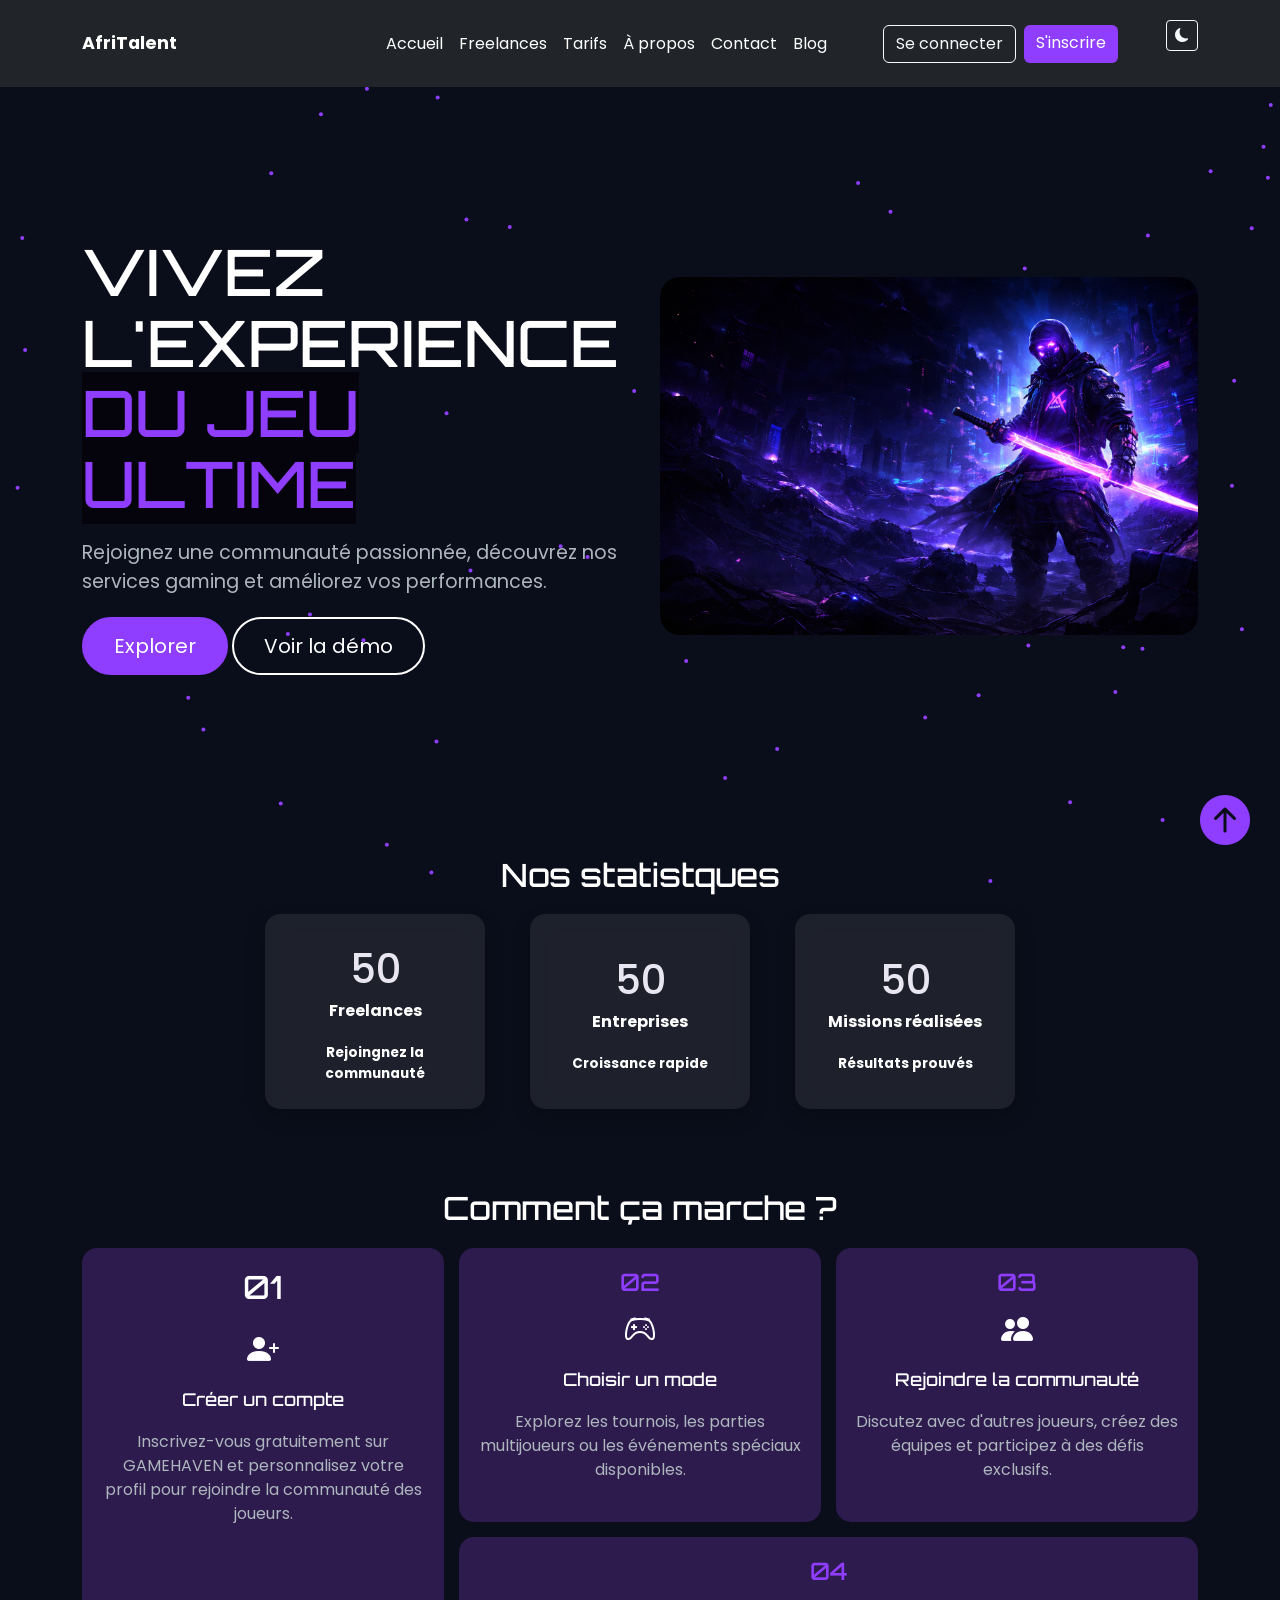
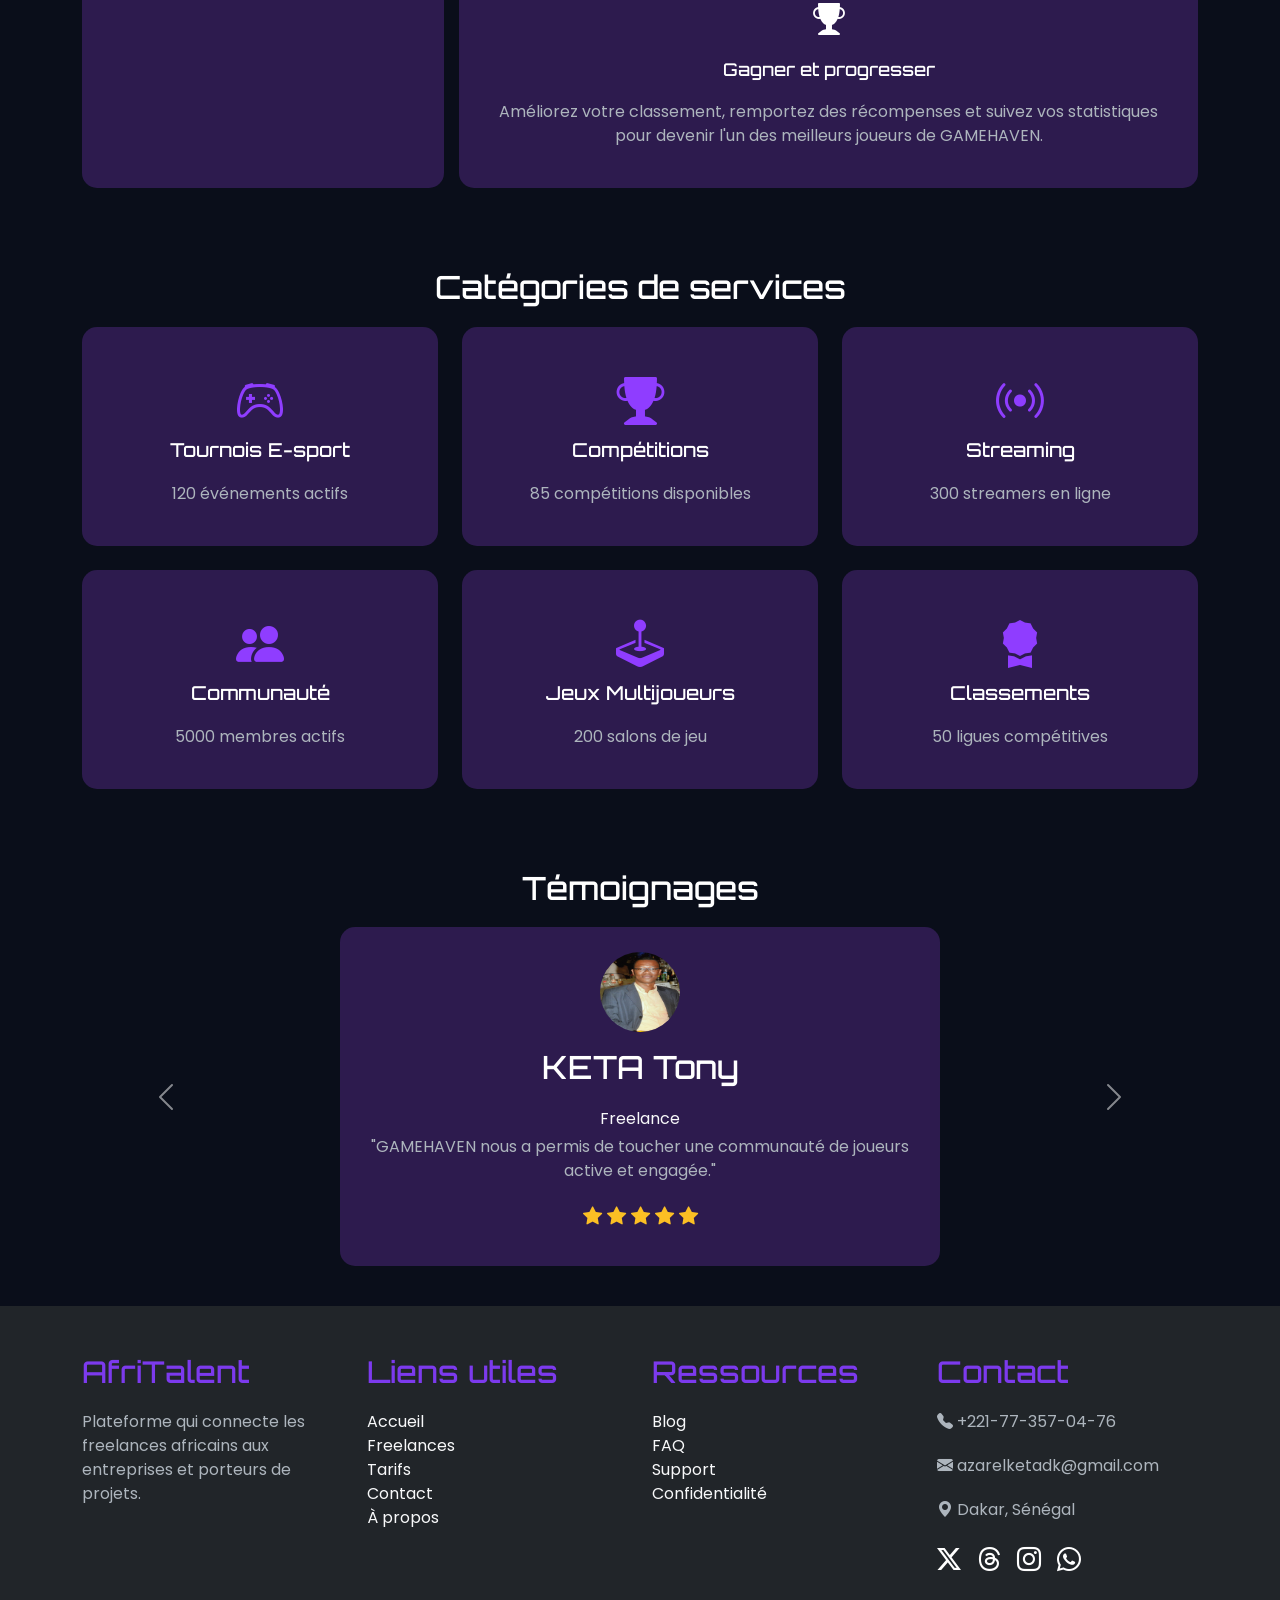
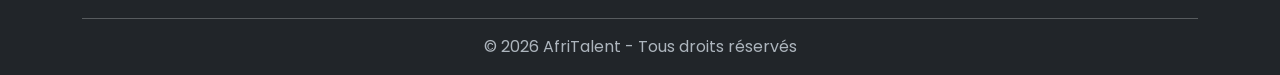
<file: Desktop/KETA-Azarel_Projet-AfriTalent/index.html>
<!DOCTYPE html>
<html lang="fr">
<head>
    <meta charset="UTF-8">
    <meta name="viewport" content="width=device-width, initial-scale=1.0">
    <title>Index</title>
    <!-- Bootstrap CSS -->
    <link href="https://cdn.jsdelivr.net/npm/bootstrap@5.3.3/dist/css/bootstrap.min.css" rel="stylesheet">
    <!-- Bootstrap Icons -->
    <link rel="stylesheet" href="https://cdn.jsdelivr.net/npm/bootstrap-icons@1.11.3/font/bootstrap-icons.min.css">
    <!-- Feuille de style personnalisée -->
    <link rel="stylesheet" href="css/style.css">
</head>
<body>

    <!-- Fond animé -->
    <canvas id="network"></canvas>

<header>

       <!-- Barre de navigation -->
        <nav class="navbar navbar-expand-lg navbar-dark bg-dark fixed-top">
  <div class="container">
<!-- Logo -->
    <a class="navbar-brand" href="index.html">
      AfriTalent
    </a>
<!-- Bouton menu mobile -->
    <button class="navbar-toggler" type="button"
        data-bs-toggle="collapse"
        data-bs-target="#menu">
    <span class="navbar-toggler-icon"></span>
    </button>

    <div class="collapse navbar-collapse" id="menu">
<!-- Liens de navigation -->
      <ul class="navbar-nav ms-auto">

        <li class="nav-item"><a class="nav-link" href="index.html">Accueil</a></li>
        <li class="nav-item"><a class="nav-link" href="freelances.html">Freelances</a></li>
        <li class="nav-item"><a class="nav-link" href="tarifs.html">Tarifs</a></li>
        <li class="nav-item"><a class="nav-link" href="about.html">À propos</a></li>
        <li class="nav-item"><a class="nav-link" href="contact.html">Contact</a></li>
        <li class="nav-item"><a class="nav-link" href="#">Blog</a></li>
       
     </ul>
<!-- Boutons connexion / inscription -->
    <div class="d-flex gap-2 ms-lg-5">
        <a href="contact.html" class="btn btn-outline-light">
            Se connecter
        </a>

        <a href="contact.html" class="btn btn-primary">
            S'inscrire
        </a>
    </div>
<!-- Bouton Dark / Light Mode -->
    <ul>
     <li class="nav-item">
        <button id="themeToggle" class="btn btn-sm btn-outline-light ms-3">
            <i class="bi bi-moon-fill"></i>    
        </button>
    </li>
    </ul>
   </div>
   </div>
  </nav>
</header>

    <main class="container mt-5 pt-5">

        <!-- HERO -->
    <section class="hero fade-in">

        <div class="hero-content">
            <h1>VIVEZ L'EXPERIENCE <br><span class="violet">DU JEU ULTIME</span></h1>

            <p>
                Rejoignez une communauté passionnée, découvrez nos services gaming
                et améliorez vos performances.
            </p>

            <a href="#" class="btn btn-explorer btn-lg">
                Explorer 
            </a>

             <a href="#" class="btn btn-demo btn-lg">
                  Voir la démo
            </a>

        </div>

        <div class="hero-image">
            <img src="images/background.jpg" alt="background">
        </div>

    </section>

    <!-- ========= Statistques =========-->
    <section class="bob fade-in">
         <h2>Nos statistques</h2>
        <div class="starts">
            <!-- Nombre de freelances -->
            <div class="start-card">
                <!--Compteur 1-->
                <div id="count7" class="counter">+0</div>
                <p>Freelances</p>
                <span>Rejoingnez la communauté</span>
            </div>
            
            <!-- Nombre d'entreprise -->
             <div class="start-card">
                <div id="count8" class="counter">+0</div>
                <p>Entreprises</p>
                <span>Croissance rapide</span>
            </div>

            <!-- Nombres de missions réalisées -->
             <div class="start-card">
                 <div id="count10" class="counter">+0</div>
                <p>Missions réalisées</p>
                <span>Résultats prouvés</span>
            </div>

        </div>
    </section>

<!-- ===== SECTION COMMENT ÇA MARCHE ===== -->
<section class="how-it-works fade-in">
<!-- Titre principal de la section -->
    <h2>Comment ça marche ?</h2>
<!-- Grille type "bento" pour organiser les étapes -->
    <div class="bento-grid">
        <!-- ===== ÉTAPE 1 (Grande carte) ===== -->
        <div class="bento-card large">
            <h2>01</h2>
            <i class="bi bi-person-plus-fill"></i>
            <h3>Créer un compte</h3>
            <p>
                Inscrivez-vous gratuitement sur GAMEHAVEN et
                personnalisez votre profil pour rejoindre
                la communauté des joueurs.
            </p>
        </div>

 <!-- ===== ÉTAPE 2 ===== -->
        <div class="bento-card">
            <h4>02</h4>
            <i class="bi bi-controller"></i>
            <h3>Choisir un mode</h3>
            <p>
                Explorez les tournois, les parties multijoueurs
                ou les événements spéciaux disponibles.
            </p>
        </div>
  <!-- ===== ÉTAPE 3 ===== -->
        <div class="bento-card">
            <h4>03</h4>
            <i class="bi bi-people-fill"></i>
            <h3>Rejoindre la communauté</h3>
            <p>
                Discutez avec d'autres joueurs,
                créez des équipes et participez
                à des défis exclusifs.
            </p>
        </div>
  <!-- ===== ÉTAPE 4 (CARTE LARGE) ===== -->
        <div class="bento-card wide">
            <h4>04</h4>
            <i class="bi bi-trophy-fill"></i>
            <h3>Gagner et progresser</h3>
            <p>
                Améliorez votre classement, remportez des récompenses
                et suivez vos statistiques pour devenir
                l'un des meilleurs joueurs de GAMEHAVEN.
            </p>
        </div>

    </div>

</section>

   <!-- CATÉGORIES -->
<section class="categories fade-in">
  <!-- Titre de la section -->
    <h2>Catégories de services</h2>
 <!-- Grille Bootstrap avec espacement entre les éléments -->
    <div class="row g-4">
 <!-- ===== CATÉGORIE 1 ===== -->
        <div class="col-12 col-md-6 col-lg-4">
            <div class="category-card">
                <!-- Icône Bootstrap Icons -->
                <i class="bi bi-controller"></i>
                <!-- Nom de la catégorie -->
                <h3>Tournois E-sport</h3>
                  <!-- Description / statistique -->
                <p>120 événements actifs</p>
            </div>
        </div>
 <!-- ===== CATÉGORIE 2 ===== -->
        <div class="col-12 col-md-6 col-lg-4">
            <div class="category-card">
                <i class="bi bi-trophy-fill"></i>
                <h3>Compétitions</h3>
                <p>85 compétitions disponibles</p>
            </div>
        </div>
 <!-- ===== CATÉGORIE 3 ===== -->
        <div class="col-12 col-md-6 col-lg-4">
            <div class="category-card">
                <i class="bi bi-broadcast"></i>
                <h3>Streaming</h3>
                <p>300 streamers en ligne</p>
            </div>
        </div>
 <!-- ===== CATÉGORIE 4 ===== -->
        <div class="col-12 col-md-6 col-lg-4">
            <div class="category-card">
                <i class="bi bi-people-fill"></i>
                <h3>Communauté</h3>
                <p>5000 membres actifs</p>
            </div>
        </div>
 <!-- ===== CATÉGORIE 5 ===== -->
        <div class="col-12 col-md-6 col-lg-4">
            <div class="category-card">
                <i class="bi bi-joystick"></i>
                <h3>Jeux Multijoueurs</h3>
                <p>200 salons de jeu</p>
            </div>
        </div>
 <!-- ===== CATÉGORIE 6 ===== -->
        <div class="col-12 col-md-6 col-lg-4">
            <div class="category-card">
                <i class="bi bi-award-fill"></i>
                <h3>Classements</h3>
                <p>50 ligues compétitives</p>
            </div>
        </div>

    </div>

</section>

    <!-- TÉMOIGNAGES -->
<!-- TÉMOIGNAGES -->
<section class="testimonials fade-in">

    <h2>Témoignages</h2>

    <div id="testimonialCarousel" class="carousel slide">

        <div class="carousel-inner">

            <!-- Témoignage 1 -->
            <div class="carousel-item active">
                <div class="text-center">

                    <img src="images/tony.jpeg" class="rounded-circle mb-3" width="80" height="80" alt="tony">

                    <h2>KETA Tony</h2>
                    <p class="text-light mb-1">Freelance</p>

                    <p>"GAMEHAVEN nous a permis de toucher une communauté de joueurs active et engagée."</p>
                    <div class="stars text-warning">
                        <i class="bi bi-star-fill"></i>
                        <i class="bi bi-star-fill"></i>
                        <i class="bi bi-star-fill"></i>
                        <i class="bi bi-star-fill"></i>
                        <i class="bi bi-star-fill"></i>
                    </div>

                </div>
            </div>

            <!-- Témoignage 2 -->
            <div class="carousel-item">
                <div class="text-center">

                    <img src="images/témoin3.png" class="rounded-circle mb-3" width="80" height="80" alt="temoin3">

                    <h2>SIALE Juliana</h2>
                    <p class="text-light mb-1">Entreprise</p>

                    <p>"Les tournois organisés sur GAMEHAVEN sont incroyables. L'ambiance est géniale et les récompenses motivantes.."</p>

                    <div class="stars text-warning">
                        <i class="bi bi-star-fill"></i>
                        <i class="bi bi-star-fill"></i>
                        <i class="bi bi-star-fill"></i>
                        <i class="bi bi-star-fill"></i>
                        <i class="bi bi-star-fill"></i>
                    </div>

                </div>
            </div>

            <!-- Témoignage 3 -->
            <div class="carousel-item">
                <div class="text-center">

                    <img src="images/andré.jpeg" class="rounded-circle mb-3" width="80" height="80" alt="andre">

                    <h2>KETA Andréas</h2>
                    <p class="text-light mb-1">Freelance</p>

                    <p>"Une plateforme incontournable pour tous les passionnés de jeux vidéo."</p>
                    <div class="stars text-warning">
                        <i class="bi bi-star-fill"></i>
                        <i class="bi bi-star-fill"></i>
                        <i class="bi bi-star-fill"></i>
                        <i class="bi bi-star-fill"></i>
                        <i class="bi bi-star-fill"></i>
                    </div>

                </div>
            </div>

        </div>

        <button class="carousel-control-prev" type="button"
                data-bs-target="#testimonialCarousel"
                data-bs-slide="prev">
            <span class="carousel-control-prev-icon"></span>
        </button>

        <button class="carousel-control-next" type="button"
                data-bs-target="#testimonialCarousel"
                data-bs-slide="next">
            <span class="carousel-control-next-icon"></span>
        </button>

    </div>

</section>

</main>

<!-- ================= FOOTER ================= -->
    <footer class="bg-dark text-light pt-5 pb-3 fade-in">
    <div class="container">

        <div class="row">

            <!-- AfriTalent -->
            <div class="col-md-3 mb-4">
                <h3>AfriTalent</h3>
                <p>
                    Plateforme qui connecte les freelances africains
                    aux entreprises et porteurs de projets.
                </p>
            </div>

            <!-- Liens utiles -->
            <div class="col-md-3 mb-4">
                <h3>Liens utiles</h3>
                <ul class="list-unstyled">
                    <li><a href="index.html" class="text-light">Accueil</a></li>
                    <li><a href="freelances.html" class="text-light">Freelances</a></li>
                    <li><a href="tarifs.html" class="text-light">Tarifs</a></li>
                    <li><a href="contact.html" class="text-light">Contact</a></li>
                    <li><a href="about.html" class="text-light">À propos</a></li>
                </ul>
            </div>

            <!-- Ressources -->
            <div class="col-md-3 mb-4">
                <h3>Ressources</h3>
                <ul class="list-unstyled">
                    <li><a href="#" class="text-light">Blog</a></li>
                    <li><a href="#" class="text-light">FAQ</a></li>
                    <li><a href="#" class="text-light">Support</a></li>
                    <li><a href="#" class="text-light">Confidentialité</a></li>
                </ul>
            </div>

            <!-- Contact -->
            <div class="col-md-3 mb-4">
                <h3>Contact</h3>
                <p><i class="bi bi-telephone-fill"></i> +221-77-357-04-76</p>
                <p><i class="bi bi-envelope-fill"></i> azarelketadk@gmail.com</p>
                <p><i class="bi bi-geo-alt-fill"></i> Dakar, Sénégal</p>
            <!-- Réseaux sociaux -->
                <div class="d-flex gap-3 fs-4 social-icons">
                      <a href="https://www.twitter.com" target="_blank">
                         <i class="bi bi-twitter-x"></i>
                    </a>
                    <a href="https://www.threads.net" target="_blank">
                        <i class="bi bi-threads"></i> 
                    </a>
                    <a href="https://www.instagram.com" target="_blank">
                        <i class="bi bi-instagram"></i>
                    </a>
                    <a href="https://www.whatsapp.com" target="_blank">
                        <i class="bi bi-whatsapp"></i>
                    </a>
                </div>
            </div>

        </div>

        <hr>
<!-- Copyright -->
        <p class="text-center mb-0">
            © <span id="year"></span> AfriTalent - Tous droits réservés
        </p>

    </div>
</footer>

        <!--============ Bouton retour en haut de page =============-->
 <a href="#" class="Boutons">
     <i class="bi bi-arrow-up-circle-fill"></i>
 </a>

<!-- ================= SCRIPTS ================= -->
 <!-- Bootstrap JS -->
    <script src="https://cdn.jsdelivr.net/npm/bootstrap@5.3.3/dist/js/bootstrap.bundle.min.js"></script>
    <!-- JavaScript principal -->
    <script src="js/main.js"></script>
</body>
</html>
</file>
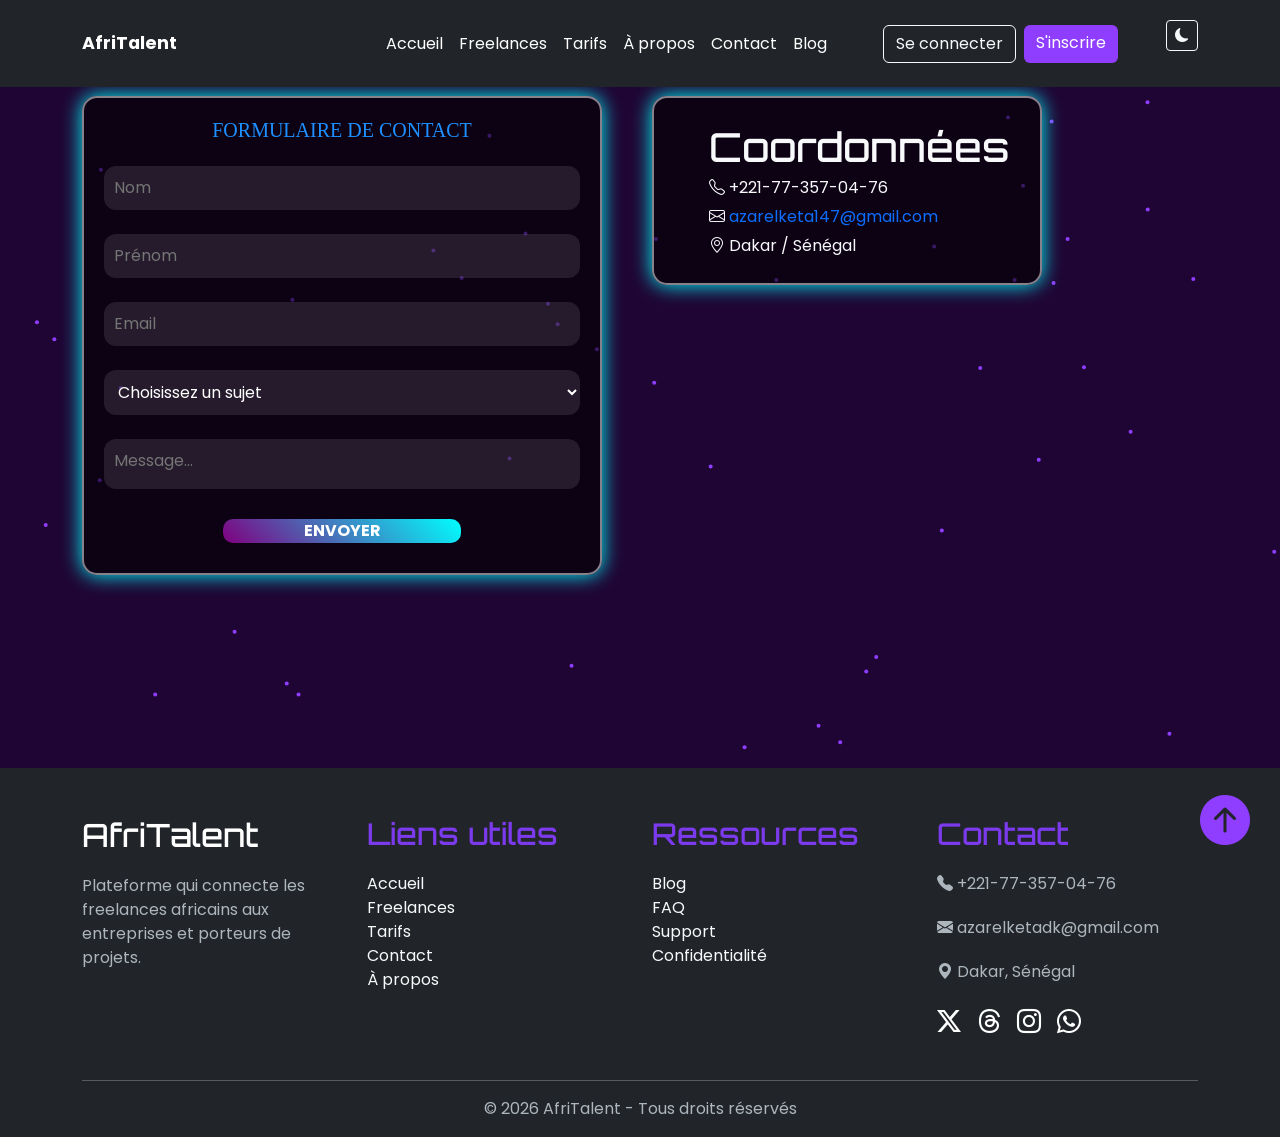
<file: Desktop/KETA-Azarel_Projet-AfriTalent/contact.html>
<!DOCTYPE html>
<html lang="en">
<head>
    <meta charset="UTF-8">
    <meta name="viewport" content="width=device-width, initial-scale=1.0">
    <title>Contact</title>
    <!-- Bootstrap -->
    <link href="https://cdn.jsdelivr.net/npm/bootstrap@5.3.3/dist/css/bootstrap.min.css" rel="stylesheet">
    <!-- Bootstrap Icons -->
    <link rel="stylesheet" href="https://cdn.jsdelivr.net/npm/bootstrap-icons@1.11.3/font/bootstrap-icons.min.css">
    <!-- CSS principal -->
    <link rel="stylesheet" href="css/style.css">

</head>
<body class="arriere">
<!-- Fond réseau animé -->
      <canvas id="network"></canvas>

<!-- ========== HEADER ========= -->
     <header>
       <!-- Barre de navigation -->
        <nav class="navbar navbar-expand-lg navbar-dark bg-dark fixed-top">
  <div class="container">

    <a class="navbar-brand" href="index.html">
      AfriTalent
    </a>
<!-- Menu Hamburger -->
    <button class="navbar-toggler" type="button"
        data-bs-toggle="collapse"
        data-bs-target="#menu">
    <span class="navbar-toggler-icon"></span>
    </button>
    <!-- Menu -->
    <div class="collapse navbar-collapse" id="menu">

      <!-- Liens -->
      <ul class="navbar-nav ms-auto">

        <li class="nav-item"><a class="nav-link" href="index.html">Accueil</a></li>
        <li class="nav-item"><a class="nav-link" href="freelances.html">Freelances</a></li>
        <li class="nav-item"><a class="nav-link" href="tarifs.html">Tarifs</a></li>
        <li class="nav-item"><a class="nav-link" href="about.html">À propos</a></li>
        <li class="nav-item"><a class="nav-link" href="contact.html">Contact</a></li>
        <li class="nav-item"><a class="nav-link" href="#">Blog</a></li>
    
      </ul>
        <!-- Boutons utilisateurs -->
    <div class="d-flex gap-2 ms-lg-5">
        <a href="contact.html" class="btn btn-outline-light">
            Se connecter
        </a>

        <a href="contact.html" class="btn btn-primary">
            S'inscrire
        </a>
    </div>
    <ul>
     <li class="nav-item">
        <!-- Dark / Light mode -->
        <button id="themeToggle" class="btn btn-sm btn-outline-light ms-3">
          <i class="bi bi-moon-fill"></i>
        </button>
      </li>
    </ul>

    </div>
  </div>
</nav>
</header>
 <!-- ============= CONTENU PRINCIPAL =============-->
  <main class="container mt-5 pt-5">

    <div class="row justify-content-center">

        <!-- ======= FORMULAIRE ======= -->
        <div class="col-12 col-md-6">

            <div class="form-box fade-in">

                <h1>FORMULAIRE DE CONTACT</h1>

                <form>

                    <input type="text" id="nom" placeholder="Nom">
                    <p class="error" id="nomError"></p>

                    <input type="text" id="prenom" placeholder="Prénom">
                    <p class="error" id="prenomError"></p>

                    <input type="email" id="email" placeholder="Email">
                    <p class="error" id="emailError"></p>

                    <select id="sujet">
                        <option value="">Choisissez un sujet</option>
                        <option>Information</option>
                        <option>Support</option>
                        <option>Partenariat</option>
                        <option>Autres</option>
                    </select>
                    <p class="error" id="sujetError"></p>

                    <textarea id="message" placeholder="Message..."></textarea>
                    <p class="error" id="messageError"></p>

                    <button class="btn-9" id="sendBtn">ENVOYER</button>

                    <p class="success" id="successMessage">Message envoyé avec succès</p>

                </form>

            </div>

        </div>

        <!-- ===== Coordonnées ===== -->
        <div class="col-12 col-md-6">

            <div class="info-box fade-in">

                <h1>Coordonnées</h1>

                <p><i class="bi bi-telephone"></i> +221-77-357-04-76</p>

                <p>
                    <i class="bi bi-envelope"></i>
                    <a href="mailto:azarelketa147@gmail.com">azarelketa147@gmail.com</a>
                </p>

                <p><i class="bi bi-geo-alt"></i> Dakar / Sénégal</p>

            </div>
            <!-- Carte Google Maps -->
            <iframe
                src="https://maps.google.com/maps?q=dakar&t=&z=13&ie=UTF8&iwloc=&output=embed">
            </iframe>

        </div>

    </div>

</main>
       <!-- ========= FOOTER ========= -->
          <footer class="bg-dark text-light pt-5 pb-3">
    <div class="container">

        <div class="row">

            <!-- Présentation du site -->
            
            <div class="col-md-3 mb-4">
                <h2>AfriTalent</h2>
                <p>
                    Plateforme qui connecte les freelances africains
                    aux entreprises et porteurs de projets.
                </p>
            </div>

            <!-- Liens utiles -->

            <div class="col-md-3 mb-4">
                <h3>Liens utiles</h3>
                <ul class="list-unstyled">
                    <li><a href="index.html" class="text-light">Accueil</a></li>
                    <li><a href="freelances.html" class="text-light">Freelances</a></li>
                    <li><a href="tarifs.html" class="text-light">Tarifs</a></li>
                    <li><a href="contact.html" class="text-light">Contact</a></li>
                    <li><a href="about.html" class="text-light">À propos</a></li>
                </ul>
            </div>

            <!-- Ressources -->

            <div class="col-md-3 mb-4">
                <h3>Ressources</h3>
                <ul class="list-unstyled">
                    <li><a href="#" class="text-light">Blog</a></li>
                    <li><a href="#" class="text-light">FAQ</a></li>
                    <li><a href="#" class="text-light">Support</a></li>
                    <li><a href="#" class="text-light">Confidentialité</a></li>
                </ul>
            </div>

            <!-- Contact -->

            <div class="col-md-3 mb-4">
                <h3>Contact</h3>
                <p><i class="bi bi-telephone-fill"></i> +221-77-357-04-76</p>
                <p><i class="bi bi-envelope-fill"></i> azarelketadk@gmail.com</p>
                <p><i class="bi bi-geo-alt-fill"></i> Dakar, Sénégal</p>

                <!-- Réseaux sociaux -->
                <div class="d-flex gap-3 fs-4 social-icons">
                    <a href="https://www.twitter.com" target="_blank">
                        <i class="bi bi-twitter-x"></i>
                    </a>
                    <a href="https://www.threads.net" target="_blank">
                        <i class="bi bi-threads"></i> 
                    </a>
                    <a href="https://www.instagram.com" target="_blank">
                        <i class="bi bi-instagram"></i>
                    </a>
                    <a href="https://www.whatsapp.com" target="_blank">
                        <i class="bi bi-whatsapp"></i>
                    </a>
                </div>
            </div>

        </div>
        <hr>

        <!-- Copyright -->
        <p class="text-center mb-0">
            © <span id="year"></span> AfriTalent - Tous droits réservés
        </p>

    </div>
</footer>

        <!--============ Bouton retour en haut de page =============-->
 <a href="#" class="Boutons">
     <i class="bi bi-arrow-up-circle-fill"></i>
 </a>

    <!-- Bootstrap JS -->
    <script src="https://cdn.jsdelivr.net/npm/bootstrap@5.3.3/dist/js/bootstrap.bundle.min.js"></script>
    <!-- JavaScript principal -->
    <script src="js/main.js"></script>

</body>
</html>
</file>
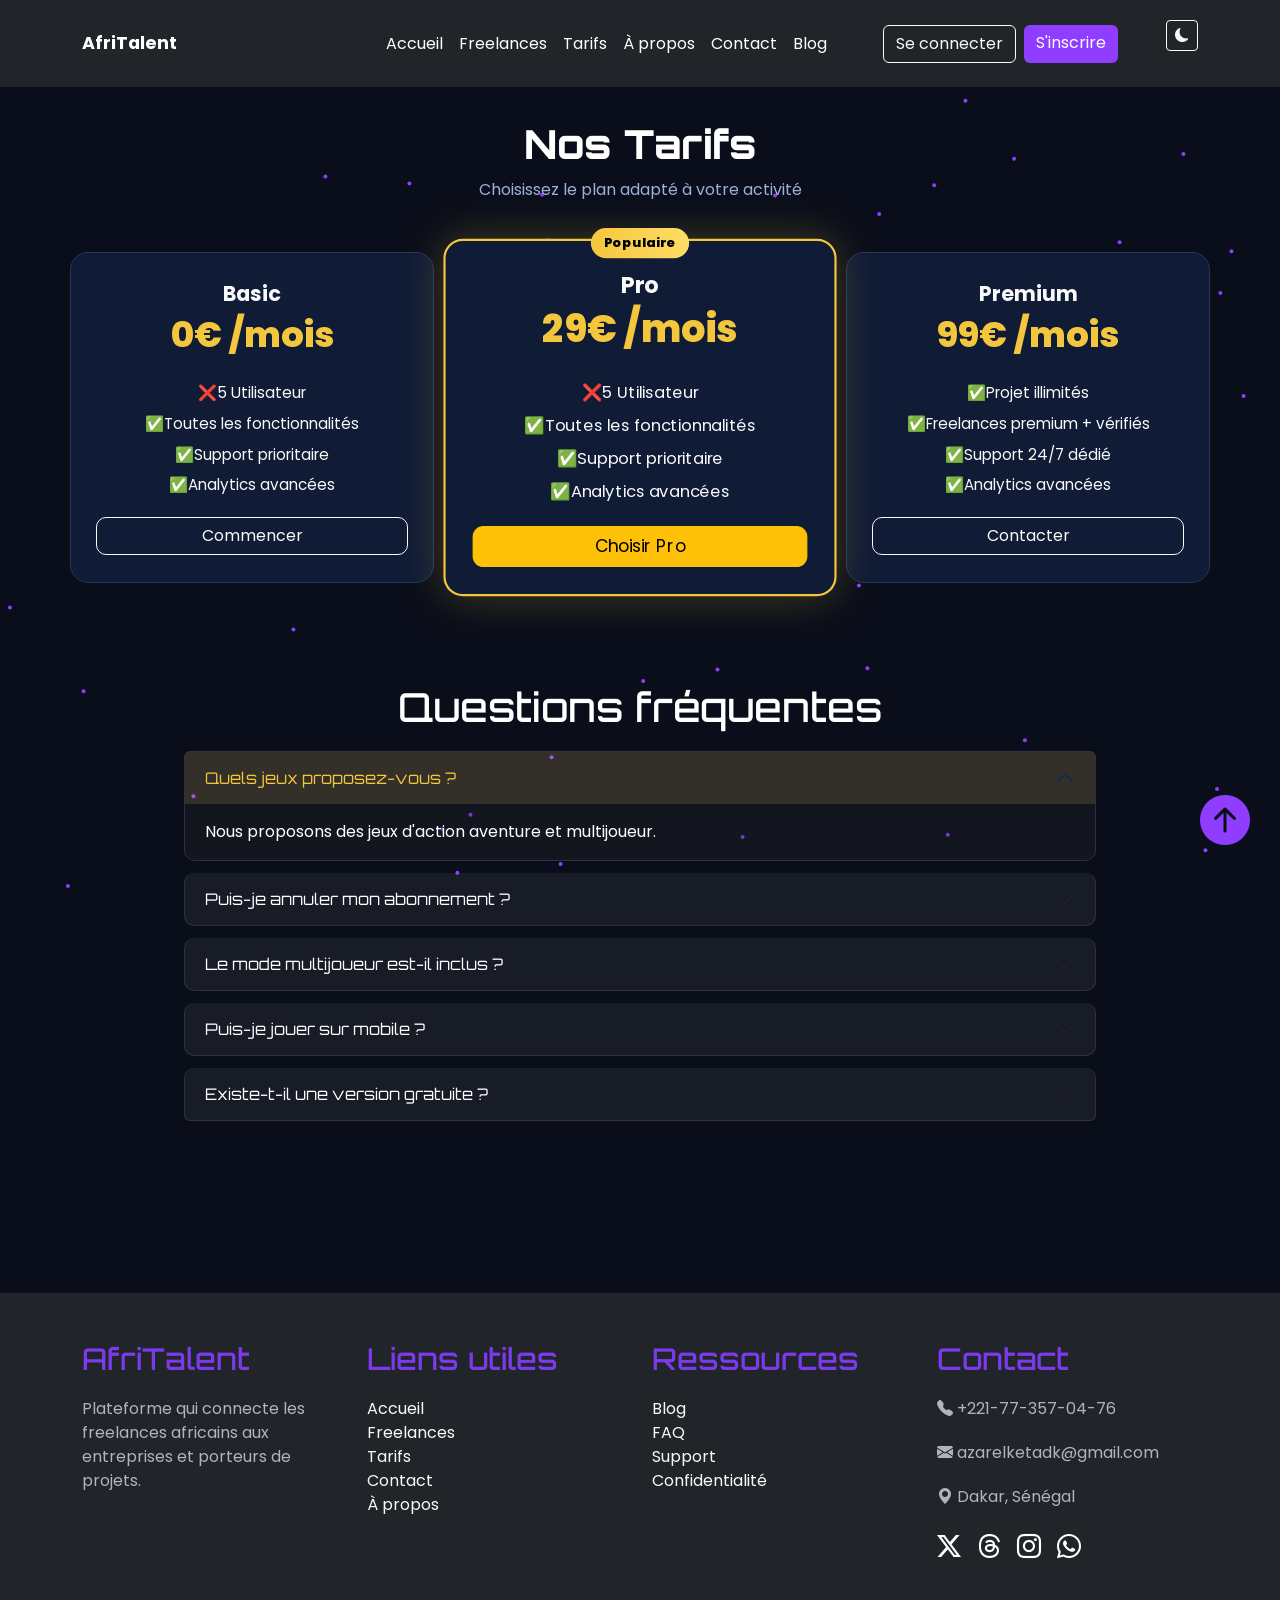
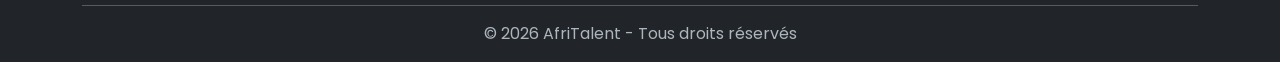
<file: Desktop/KETA-Azarel_Projet-AfriTalent/tarifs.html>
<!DOCTYPE html>
<html lang="en">
<head>
    <meta charset="UTF-8">
    <meta name="viewport" content="width=device-width, initial-scale=1.0">
    <title>Tarifs</title>
    <!-- Bootstrap CSS -->
    <link href="https://cdn.jsdelivr.net/npm/bootstrap@5.3.3/dist/css/bootstrap.min.css" rel="stylesheet">
    <!-- Bootstrap Icons -->
    <link rel="stylesheet" href="https://cdn.jsdelivr.net/npm/bootstrap-icons@1.11.3/font/bootstrap-icons.min.css">
    <!-- CSS principal -->
    <link rel="stylesheet" href="css/style.css">
</head>
<body>
 
    <!-- Fond animé réseau -->
    <canvas id="network"></canvas>

    <!-- ================= HEADER ================= -->
     <header>
       <!-- NAVBAR-->
        <nav class="navbar navbar-expand-lg navbar-dark bg-dark fixed-top">
  <div class="container">

    <!-- Logo du site -->
    <a class="navbar-brand" href="index.html">
      AfriTalent
    </a>
    <!-- Menu Hamburger -->
    <button class="navbar-toggler" type="button"
        data-bs-toggle="collapse"
        data-bs-target="#menu">
    <span class="navbar-toggler-icon"></span>
    </button>
<!-- Contenu de la navbar -->
    <div class="collapse navbar-collapse" id="menu">
<!-- Liens de navigation -->
    <ul class="navbar-nav ms-auto">

        <li class="nav-item"><a class="nav-link" href="index.html">Accueil</a></li>
        <li class="nav-item"><a class="nav-link" href="freelances.html">Freelances</a></li>
        <li class="nav-item"><a class="nav-link" href="tarifs.html">Tarifs</a></li>
        <li class="nav-item"><a class="nav-link" href="about.html">À propos</a></li>
        <li class="nav-item"><a class="nav-link" href="contact.html">Contact</a></li>
        <li class="nav-item"><a class="nav-link" href="#">Blog</a></li>

    </ul>
<!-- Boutons connexion / inscription -->
    <div class="d-flex gap-2 ms-lg-5">
        <a href="contact.html" class="btn btn-outline-light">
            Se connecter
        </a>

        <a href="contact.html" class="btn btn-primary">
            S'inscrire
        </a>
    </div>
<!-- Bouton Dark / Light Mode -->
       <ul>
        <li class="nav-item">
          <button id="themeToggle" class="btn btn-sm btn-outline-light ms-3">
            <i class="bi bi-moon-fill"></i>
          </button>
        </li>
       </ul>

       </div>
      </div>
     </nav>
    </header>
<!-- ================= CONTENU PRINCIPAL ================= -->
    <main class="container pricing-section">

    <!-- Titre de la section tarifs -->
    <h1 class="pricing-title">Nos Tarifs</h1>

    <!-- Sous-titre descriptif -->
    <p class="pricing-subtitle">Choisissez le plan adapté à votre activité</p>

    <!-- Grille des plans -->
    <div class="row g-4 align-items-stretch">

        <!-- ================= PLAN BASIC ================= -->
        <div class="col-12 col-md-6 col-lg-4">
            <div class="pricing-card">

                <!-- Nom du plan -->
                <div class="plan-name">Basic</div>

                <!-- Prix -->
                <div class="price">0€ /mois</div>

                <!-- Liste des fonctionnalités -->
                <ul class="features">
                    <li class="cross">5 Utilisateur</li>
                    <li class="check">Toutes les fonctionnalités</li>
                    <li class="check">Support prioritaire</li>
                    <li class="check">Analytics avancées</li>
                </ul>

                <!-- Bouton action -->
                <button class="btn btn-outline-light btn-custom">
                    Commencer
                </button>

            </div>
        </div>

        <!-- ================= PLAN PRO ================= -->
        <div class="col-12 col-md-6 col-lg-4">
            <div class="pricing-card popular">

                <!-- Badge populaire -->
                <div class="badge-pop">Populaire</div>

                <!-- Nom du plan -->
                <div class="plan-name">Pro</div>

                <!-- Prix -->
                <div class="price">29€ /mois</div>

                <!-- Fonctionnalités -->
                <ul class="features">
                    <li class="cross">5 Utilisateur</li>
                    <li class="check">Toutes les fonctionnalités</li>
                    <li class="check">Support prioritaire</li>
                    <li class="check">Analytics avancées</li>
                </ul>

                <!-- Bouton action -->
                <button class="btn btn-warning btn-custom">
                    Choisir Pro
                </button>

            </div>
        </div>

        <!-- ================= PLAN PREMIUM ================= -->
        <div class="col-12 col-md-6 col-lg-4">
            <div class="pricing-card">

                <!-- Nom du plan -->
                <div class="plan-name">Premium</div>

                <!-- Prix -->
                <div class="price">99€ /mois</div>

                <!-- Fonctionnalités -->
                <ul class="features">
                    <li class="check">Projet illimités</li>
                    <li class="check">Freelances premium + vérifiés</li>
                    <li class="check">Support 24/7 dédié</li>
                    <li class="check">Analytics avancées</li>
                </ul>

                <!-- Bouton action -->
                <button class="btn btn-outline-light btn-custom">
                    Contacter
                </button>

            </div>
        </div>

    </div>

    <!-- ================= FAQ ================= -->
    <section class="faq">

        <!-- Titre FAQ -->
        <h2>Questions fréquentes</h2>

        <!-- Accordéon Bootstrap -->
        <div class="accordion" id="faq">

            <!-- ================= QUESTION 1 ================= -->
            <div class="accordion-item">

                <h2 class="accordion-header">

                    <button class="accordion-button"
                            type="button"
                            data-bs-toggle="collapse"
                            data-bs-target="#q1">

                        Quels jeux proposez-vous ?

                    </button>

                </h2>

                <div id="q1" class="accordion-collapse collapse show">

                    <div class="accordion-body">
                        Nous proposons des jeux d'action aventure et multijoueur.
                    </div>

                </div>

            </div>

            <!-- ================= QUESTION 2 ================= -->
            <div class="accordion-item">

                <h2 class="accordion-header">

                    <button class="accordion-button collapsed"
                            type="button"
                            data-bs-toggle="collapse"
                            data-bs-target="#q2">

                        Puis-je annuler mon abonnement ?

                    </button>

                </h2>

                <div id="q2" class="accordion-collapse collapse">

                    <div class="accordion-body">
                        Oui vous pouvez annuler à tout moment.
                    </div>

                </div>

            </div>

            <!-- ================= QUESTION 3 ================= -->
            <div class="accordion-item">

                <h2 class="accordion-header">

                    <button class="accordion-button collapsed"
                            type="button"
                            data-bs-toggle="collapse"
                            data-bs-target="#q3">

                        Le mode multijoueur est-il inclus ?

                    </button>

                </h2>

                <div id="q3" class="accordion-collapse collapse">

                    <div class="accordion-body">
                        Oui, dans les plans Pro et Entreprise.
                    </div>

                </div>

            </div>

            <!-- ================= QUESTION 4 ================= -->
            <div class="accordion-item">

                <h2 class="accordion-header">

                    <button class="accordion-button collapsed"
                            type="button"
                            data-bs-toggle="collapse"
                            data-bs-target="#q4">

                        Puis-je jouer sur mobile ?

                    </button>

                </h2>

                <div id="q4" class="accordion-collapse collapse">

                    <div class="accordion-body">
                        Oui, la plateforme fonctionne sur mobile.
                    </div>

                </div>

            </div>

            <!-- ================= QUESTION 5 ================= -->
            <div class="accordion-item">

                <h2 class="accordion-header">

                    <button class="accordion-button collapsed"
                            type="button"
                            data-bs-toggle="collapse"
                            data-bs-target="#q5">

                        Existe-t-il une version gratuite ?

                    </button>

                </h2>

                <div id="q5" class="accordion-collapse collapse">

                    <div class="accordion-body">
                        Oui, le plan gratuit est disponible.
                    </div>

                </div>

            </div>

        </div>

    </section>

</main>

        <footer class="bg-dark text-light pt-5 pb-3">
    <div class="container">

        <div class="row">

            <!-- Présentation du site -->
            <div class="col-md-3 mb-4">
                <h3>AfriTalent</h3>
                <p>
                    Plateforme qui connecte les freelances africains
                    aux entreprises et porteurs de projets.
                </p>
            </div>

            <!-- Liens utiles -->
            <div class="col-md-3 mb-4">
                <h3>Liens utiles</h3>
                <ul class="list-unstyled">
                    <li><a href="index.html" class="text-light">Accueil</a></li>
                    <li><a href="freelances.html" class="text-light">Freelances</a></li>
                    <li><a href="tarifs.html" class="text-light">Tarifs</a></li>
                    <li><a href="contact.html" class="text-light">Contact</a></li>
                    <li><a href="about.html" class="text-light">À propos</a></li>
                </ul>
            </div>

            <!-- Ressources -->
            <div class="col-md-3 mb-4">
                <h3>Ressources</h3>
                <ul class="list-unstyled">
                    <li><a href="#" class="text-light">Blog</a></li>
                    <li><a href="#" class="text-light">FAQ</a></li>
                    <li><a href="#" class="text-light">Support</a></li>
                    <li><a href="#" class="text-light">Confidentialité</a></li>
                </ul>
            </div>

            <!-- Contact -->
            <div class="col-md-3 mb-4">
                <h3>Contact</h3>
                <p><i class="bi bi-telephone-fill"></i> +221-77-357-04-76</p>
                <p><i class="bi bi-envelope-fill"></i> azarelketadk@gmail.com</p>
                <p><i class="bi bi-geo-alt-fill"></i> Dakar, Sénégal</p>

                <!-- Réseaux sociaux -->
                <div class="d-flex gap-3 fs-4 social-icons">
                      <a href="https://www.twitter.com" target="_blank">
                         <i class="bi bi-twitter-x"></i>
                    </a>
                    <a href="https://www.threads.net" target="_blank">
                        <i class="bi bi-threads"></i> 
                    </a>
                    <a href="https://www.instagram.com" target="_blank">
                        <i class="bi bi-instagram"></i>
                    </a>
                    <a href="https://www.whatsapp.com" target="_blank">
                        <i class="bi bi-whatsapp"></i>
                    </a>
                </div>
            </div>

        </div>

        <hr>
<!-- Copyright -->
        <p class="text-center mb-0">
            © <span id="year"></span> AfriTalent - Tous droits réservés
        </p>

    </div>
</footer>

        <!--============ Bouton retour en haut de page =============-->
 <a href="#" class="Boutons">
     <i class="bi bi-arrow-up-circle-fill"></i>
 </a>

 <!-- ================= SCRIPTS ================= -->
    <!-- Bootstrap JS --> 
    <script src="https://cdn.jsdelivr.net/npm/bootstrap@5.3.3/dist/js/bootstrap.bundle.min.js"></script>
    <!-- JavaScript principal -->
    <script src="js/main.js"></script>
</body>
</html>
</file>
<file: Desktop/KETA-Azarel_Projet-AfriTalent/css/style.css>
/* ===== GOOGLE FONTS ======*/
@import url('https://fonts.googleapis.com/css2?family=Poppins:wght@300;400;500;600;700&family=Orbitron:wght@400;700&display=swap');
/* ======= VARIABLES CSS ======= */
:root{
    --primary-color:  #0A0E1A;
    --secondary-color: #2D1B4E;
    --accent-color: #8f3dff;
    --background-color: #121212;
    --text-color: #f8f9fa;
    --gray-color: #adb5bd;

    --font-title: 'Orbitron', sans-serif;
    --font-body: 'Poppins', sans-serif;

    --spacing-small: 10px;
    --spacing-medium: 20px;
    --spacing-large: 40px;
}
/* ======= RESET CSS ======== */
*{
    margin: 0;
    padding: 0;
    box-sizing: border-box;
}
.violet {
    color: var(--accent-color);
}
html{
    scroll-behavior: smooth;
}
img{
    max-width: 100%;
    display: block;
}
ul{
    list-style: none;
}
a{
    text-decoration: none;
}
@media (max-width: 576px){

    .shadow button{
        width: auto !important; /* IMPORTANT */
        display: inline-block;
        padding: 12px 25px;
        font-size: 14px;
        margin-top: 10px;
    }
}
.shadow h1{
    font-size: clamp(32px, 6vw, 80px);
    font-weight: 800;
    text-transform: uppercase;
    letter-spacing: 3px;
    color: #8c6dab;
    text-shadow:
    0 0 8px rgba(192,132,252,0.8),
    0 0 20px rgba(192,132,252,0.4);
}
.shadow{
    position: relative;
    z-index: 2;
    max-width: 800px;
}
.shadow button{
    width: auto;
    display: inline-block;
    padding: 14px 35px;
    border: none;
    border-radius: 50px;
    background: #8f3dff;
    color: white;
}
/* ======= STYLES DE BASE ======= */
body{
    font-family: var(--font-body);
    background-color: var(--primary-color);
    color: var(--text-color);
}
h1,h2,h3,h4,h5,h6{
    font-family: var(--font-title);
    color: var(--accent-color);
    margin-bottom: var(--spacing-medium);
}
p{
    margin-bottom: var(--spacing-medium);
    color: var(--gray-color);
}
/* ======= NAVBAR ======= */
.navbar{
    background-color: #eaeaea;
     transition: all 0.3s ease;
    padding: 20px 0;
}
.navbar-brand{
    color: white;
    font-weight: bold;
}
.nav-link{
    color: white;
}
.nav-link:hover{
    color: #d8b4fe;
}
/* état au scroll */
.navbar.scrolled{
    background-color: rgba(10, 14, 26, 0.95) !important;
    box-shadow: 0 10px 30px rgba(0,0,0,0.3);
    padding: 8px 0;
    backdrop-filter: blur(10px);
    border-bottom: 1px solid rgba(255,255,255,0.1);
}
/* shrink brand */
.navbar-brand{
    font-size: 1.1rem;
    transition: 0.3s ease;
}
/* shrink links */
.navbar.scrolled .nav-link{
    font-size: 0.95rem;
}
/* ======= MAIN ======== */
main{
    min-height: 80vh;
}
section{
    padding: var(--spacing-large) 0;
}
.container h1{
    font-size: 2.5rem;
    color: white;
}
.container h2{
    font-size: 2rem;
    color: white;
}
.hero{
    display: grid;
    grid-template-columns: 1fr 1fr;
    gap: 40px;
    align-items: center;
    min-height: 80vh;
}
.hero-content h1{
    font-size: 4rem;
    line-height: 1.1;
}
.hero-content p{
    font-size: 1.2rem;
}
.hero-image img{
    width: 100%;
    border-radius: 20px;
}

/* ===== BENTO GRID ===== */
.bento-grid{
    display: grid;
    grid-template-columns: repeat(3,1fr);
    gap: 15px;
}
.bento-card{
    background-color: var(--secondary-color);
    padding: 20px;
    border-radius: 15px;
    text-align: center;
}
.large{
    grid-row: span 2;
}
.wide{
    grid-column: span 2;
}
.bento-card h4{
    color: var(--accent-color);
    font-family: var(--font-title);
    font-size: 1.5rem;
    margin-bottom: 10px;
}
.bento-card i{
    font-size: 2rem;
    color: white;
    margin-bottom: 15px;
    display: block;
}
.bento-card h3{
    color: white;
    font-size: 1.1rem;
}
/* ===== CATÉGORIES ===== */
.category-card{
    background-color: var(--secondary-color);
    padding: 40px;
    border-radius: 15px;
    text-align: center;
    transition: all .3s ease;
    cursor: pointer;
}
.category-card:hover{
    transform: translateY(-10px);
    box-shadow: 0 10px 30px rgba(143,61,255,.5);
}
.category-card i{
    font-size: 3rem;
    color: var(--accent-color);
    margin-bottom: 15px;
}
.category-card h3{
    color: white;
    font-size: 1.2rem;
}
.category-card p{
    margin-bottom: 0;
}
.category-card:hover{
    transform: translateY(-10px) scale(1.05);
    box-shadow: 0 10px 30px rgba(255, 255, 255, 0.5);
    background-color: var(--accent-color);
}
.category-card:hover i,
.category-card:hover h3,
.category-card:hover p{
    color: white;
}

/* ===== TÉMOIGNAGES ===== */
#testimonialCarousel{
    display: flex;
    justify-content: center;
}
.carousel-inner{
    width: 100%;
    max-width: 600px;
}
.carousel-item{
    background-color: var(--secondary-color);
    padding: 25px;
    border-radius: 15px;
}
.carousel-item img{
    display: block;
    margin: 0 auto;
}
.carousel-item h5{
    color: white;
}
.how-it-works h2,
.categories h2,
.testimonials h2{
    text-align: center;
}
.stars {
    color: gold;
    font-size: 1.2rem;
}

/* ===== RESPONSIVE ===== */
@media(max-width:768px){

    .hero{
        grid-template-columns: 1fr;
        text-align: center;
    }
    .hero-content h1{
        font-size: 2.8rem;
    }
    .bento-grid{
        grid-template-columns: 1fr;
    }
    .large,
    .wide{
        grid-column: auto;
        grid-row: auto;
    }
}
/* MOBILE */
@media (max-width: 375px) {

    .hero{
        grid-template-columns: 1fr;
        text-align: center;
    }
    .hero-content h1{
        font-size: 2rem;
    }
    .btn{
        width: 100%;
        margin-bottom: 10px;
    }
    .category-container,
    .bento-grid{
        grid-template-columns: 1fr;
    }
}
/* TABLETTE */
@media (max-width: 768px){

    .hero{
        grid-template-columns: 1fr;
        text-align: center;
    }
    .hero-content h1{
        font-size: 2.8rem;
    }
    .category-container{
        grid-template-columns: repeat(2,1fr);
    }
    .bento-grid{
        grid-template-columns: 1fr;
    }
    .large,
    .wide{
        grid-column: auto;
        grid-row: auto;
    }
}
/* DESKTOP */
@media (min-width: 1200px){

    .container{
        max-width: 1140px;
    }
    .hero-content h1{
        font-size: 4rem;
    }
    .category-container{
        grid-template-columns: repeat(3,1fr);
    }
}
.cat{
    text-align: center;
}
/* ===== MODE CLAIR ===== */
body.light-mode{
    background: #adb4e0;
    color: #1f2937;
}
/* Navbar */
body.light-mode .navbar{
    background: rgba(255,255,255,0.95) !important;
    backdrop-filter: blur(10px);
    box-shadow: 0 2px 10px rgba(0,0,0,.1);
}
body.light-mode .navbar-brand,
body.light-mode .nav-link{
    color: #4c1d95 !important;
}
/* Titres */
body.light-mode h1,
body.light-mode h2,
body.light-mode h3,
body.light-mode h4{
    color: #7c3aed;
}
/* Texte */
body.light-mode p{
    color: #4b5563;
}
/* Cartes */
body.light-mode .category-card,
body.light-mode .bento-card,
body.light-mode .pricing-card,
body.light-mode .accordion-item,
body.light-mode .start-card,
body.light-mode .cardes{
    background: #f8f7ff;
    border: 1px solid #d8b4fe;
    box-shadow: 0 5px 15px rgba(143,61,255,.15);
}
/* Titres dans les cartes */
body.light-mode .category-card h3,
body.light-mode .bento-card h3,
body.light-mode .pricing-card .plan-name,
body.light-mode .cardes h2{
    color: #111827;
}
/* FAQ */
body.light-mode .accordion-button{
    color: #111827;
}
body.light-mode .accordion-body{
    background: #f3f4f6;
    color: #111827;
}
/* ===== FOOTER BLEU NUIT ===== */
body.light-mode footer{
    background: #0f172a !important;
}
body.light-mode footer h5{
    color: #60a5fa !important;
}
body.light-mode footer p,
body.light-mode footer a{
    color: #e5e7eb !important;
}
body.light-mode footer a:hover{
    color: #93c5fd !important;
}
/* Icônes réseaux */
body.light-mode .social-icons a{
    color: #e5e7eb !important;
}
body.light-mode .social-icons a:hover{
    color: #60a5fa !important;
}
/* ===== NAVBAR SCROLL ===== */
.navbar{
    transition: all 0.3s ease;
}

.navbar.scrolled{
    background:#121212 !important;
    box-shadow:0 5px 20px rgba(0,0,0,.4);
    padding-top:5px;
    padding-bottom:5px;
}
/*========= Bouton retour haut de page ==========*/
.Boutons {
    position: fixed;
    bottom: 40px;
    right: 30px;
    font-size: 50px;
    color: var(--accent-color);
    text-decoration: none;
    z-index: 1000;
}
.Boutons:hover{
    color: white;
    transition: 3s;
}
#network{
    position: fixed;
    top: 0;
    left: 0;
    width: 100%;
    height: 100%;
    z-index: -1;
}
main,
footer{
    position: relative;
    z-index: 1;
}
.btn-primary{
    background: var(--accent-color);
    border: none;
}
.btn-primary:hover{
    background: #a25cff;
}
/* Bouton Explorer */
.btn-explorer{
    background: var(--accent-color);
    color: white;
    border: 2px solid var(--accent-color);
    border-radius: 50px;
    padding: 12px 30px;
    transition: all 0.3s ease;
}
.btn-explorer:hover{
    background: transparent;
    color: var(--accent-color);
    transform: translateY(-3px);
}
/* Bouton Démo */
.btn-demo{
    background: transparent;
    color: white;
    border: 2px solid white;
    border-radius: 50px;
    padding: 12px 30px;
    transition: all 0.3s ease;
}
.btn-demo:hover{
    background: white;
    color: var(--primary-color);
    transform: translateY(-3px);
}
.social-icons a{
    color: #ffffff; 
    transition: 0.3s;
}
.social-icons a:hover{
    color: var(--accent-color); 
}
.starts {
    display: flex;
    justify-content: center;
    gap: 45px;
    align-items: stretch;
    width: 100%;
    margin-top: 20px;
    flex-wrap: wrap;
}
/* Cartes statistiques */
.start-card {
    text-align: center;
    backdrop-filter: blur(10px);
    box-shadow: 0 8px 20px rgba(0,0,0,0.2);
    transition: transform 0.3s ease;
    border-radius: 15px;
    padding: 25px;
    background: #ffffff15;
    width: 220px;
    display: flex;
    flex-direction: column;
    justify-content: center;
}
/* Effet hover */
.start-card:hover {
    transform: translateY(-5px);
}
/* Valeur du compteur */
.counter {
    font-size: 40px;
    font-weight: 500;
    color: #e8e7f1;
}
/* Texte sous le compteur */
.start-card p {
    font-weight: bold;
    color: #ffffff;
}
.start-card span {
    font-size: 0.85rem;
    color: #ffffff;
    font-weight: bold;
}
.bob h2 {
    text-align: center;
}
/* ===== TABLETTE ===== */
@media (max-width: 992px) {
    .start-card {
        width: 45%;
    }
    .counter {
        font-size: 34px;
    }
}
/* ==== TÉLÉPHONE ==== */
@media (max-width: 576px) {
    .starts {
        gap: 15px;
        padding: 0 15px;
    }
    .start-card {
        width: 100%;
        max-width: 320px;
        margin: auto;
        padding: 20px;
    }
    .counter {
        font-size: 30px;
    }
    .start-card p {
        font-size: 1rem;
    }
    .start-card span {
        font-size: 0.8rem;
    }
    .bob h2 {
        font-size: 1.8rem;
    }
}
/*========== NOTRE HISTOIRE ==========*/
/* Section hero pleine page avec image de fond */
.castor {
    height: 100vh; /* Prend toute la largeur de l'écran */
    background-size: cover;
    background-position: center;
    position: relative;
    display: flex;
    justify-content: center;
    align-items: center;
    text-align: center;
    background: url("https://images.unsplash.com/photo-1542751371-adc38448a05e?q=80&w=1600&auto=format&fit=crop");
}
@media (max-width: 768px) {
    .castor {
        padding: 120px 20px 50px;
    }
    .shadow h1 {
        font-size: 45px;
    }
    .shadow p {
        font-size: 18px;
    }
    .heros {
        flex-direction: column;
        text-align: center;
        padding: 20px;
    }
    .imgs img {
        width: 100%;
        height: auto;
    }
    .heros-text h2 {
        font-size: 28px;
    }
    .heros-text p {
        font-size: 16px;
    }
    .states-grid {
        grid-template-columns: repeat(2, 1fr);
    }
}
@media (max-width: 480px) {
    .states-grid {
        grid-template-columns: 1fr;
    }
}
/* Overlay sombre par-dessus l'image */
.overlay {
    position: absolute;
    width: 100%;
    height: 100%;
    background:  rgba(0,0,0,0.7);
}
/* Contenu au de-dessus de l'overlay */

/* Pararagraphes dans la section hero */
.shadow p{
    font-family: "Advent Pro", sans-serif;
    margin: 20px 0;
    font-size: 28px
}
/* Fond violet global */
.violet {
    background-color: rgb(5, 3, 12);
}
/* Titre */
.equipe {
    color: rgb(113, 9, 136);
   font-family: 'Franklin Gothic Medium', 'Arial Narrow', Arial, sans-serif;
   font-size: 25px;
}
/* Section hero équipe */
.heros {
    display: flex;
    align-items: center;
    justify-content: space-between;
    gap: 40px;
    padding: 50px;
}
h6 {
    text-align: center;
    font-size: 40px;
    color: #1e90ff;
    margin-top: 20px;
    font-family: "inter";
}
/* Texte hero */
.heros-text h2, 
.heros-text p {
    color: #ffffff;
}
/* Paragraphe hero */
.heros-text p{
    font-family: "Nunito";
    font-size: 20px;
}
/* Titre hero */
.heros-text h2, h3 {
    font-family: "Poppins";
    font-size: 40px;
    color: aliceblue;
}
/* Image dans texte hero */
.heros-text img {
    width: 100%;
    border-radius: 10px;
}
/* Image principale */
.imgs img {
    width: 550px;
    height: 350px;
    border-radius: 10px;
}
/* Section équipe */
.team {
    padding: 50px;
    text-align: center;
}
/* Titres équipe (h1 et h2) */
.team h1,
.team h2{
   font-size: 40px;
   color: dodgerblue;
   margin-bottom: 50px;
   font-family: "inter";
}
/* Grille des membress d'équipe */
.teams {
    display: grid;
    grid-template-columns: repeat(auto-fit,minmax(200px,1fr));
    gap: 20px;
}
/* Carte membre équipe */
.team-1 {
  background-color: #161616;
  padding: 12px 20px;
  border-radius: 20px;
}
/* Image membre équipe */
.team-1 img {
    width: 100px;
    border-radius: 50%;
    margin-bottom: 15px;
    height: 100px;
}
/* Valeurs */
.values {
    padding: 80px 10%;
    text-align: center;
}
/* Titres valeurs */
.values h2,
.values h1{
    font-size: 40px;
    color: #1e90ff;
    margin-bottom: 40px;
    font-family: "inter";
}
/* Grille des valeurs */
.valeur-grid {
    display: grid;
    grid-template-columns: repeat(auto-fit,minmax(220px,1fr));
    gap: 20px;
}
/* Carte valeur */
.value {
    background: #111;
    padding: 40px;
    border-radius: 20px;
}
/* Icône valeur */
.value i{
    color: red;
    margin-bottom: 20px;
    font-size: 40px;
}
/*========== COMPTEURS ==========*/
.states {
    padding: 20px;
    text-align: center;
}
/* Grille des stats */
.states-grid {
    display: grid;
    grid-template-columns: repeat(3, 1fr);
    gap: 20px;
}
/* Carte statistique */
.stat {
    background-color: #0f0a1a;
    padding: 30px;
    font-size: 24px;
    text-align: center;
}
/* Texte secondaire des stats */
.stat span {
    display: block;
    font-size: 14px;
    margin-top: 10px;
    color: rgb(241, 241, 241);
}

/* État initial */
.fade-in {
    opacity: 0;
    transform: translateY(40px);
    transition: opacity 0.8s ease, transform 0.8s ease;
}
/* Quand l'élément devient visible */
.fade-in.show {
    opacity: 1;
    transform: translateY(0);
}
/* ===== PRICING ===== */
.pricing-section{
    padding:120px 0 60px;
}
.pricing-title{
    text-align:center;
    margin-bottom:10px;
    font-weight:800;
}
.pricing-subtitle{
    text-align:center;
    color:#9fb0d8;
    margin-bottom:50px;
}
/* CARD */
.pricing-card{
    background:#101b35;
    border:1px solid #24375f;
    border-radius:18px;
    padding:25px;
    text-align:center;
    transition:0.3s;
    height:100%;
}
.pricing-card:hover{
    transform:translateY(-8px);
    box-shadow:0 15px 40px rgba(0,0,0,0.4);
}
/* POPULAIRE */
.popular{
    border:2px solid #f4c63d;
    transform:scale(1.08);
    box-shadow:0 0 40px rgba(244,198,61,0.25);
    position:relative;
}
.badge-pop{
    position:absolute;
    top:-12px;
    left:50%;
    transform:translateX(-50%);
    background:linear-gradient(90deg,#f4c63d,#ffdd66);
    color:#000;
    padding:5px 12px;
    border-radius:20px;
    font-size:12px;
    font-weight:800;
}
/* PRICE */
.price{
    font-size:2.2rem;
    font-weight:800;
    color:#f4c63d;
}
.plan-name{
    font-size:1.3rem;
    font-weight:700;
}
/* FEATURES */
.features{
    list-style:none;
    padding:0;
    margin:20px 0;
}
.features li{
    margin:8px 0;
    font-size:0.95rem;
}
/* BUTTON */
.btn-custom{
    width:100%;
    border-radius:10px;
}
.check::before {
    content: "✅";
    color: green;
}
/* Icône croix pour inconvénients */
.cross::before {
    content: "❌";
}
/* RESPONSIVE */
@media(max-width:992px){
    .popular{
        transform:scale(1.03);
    }
}

@media(max-width:768px){
    .popular{
        transform:none;
    }
}
.faq{
    width:80%;
    margin:60px auto;
}
.faq h1{
    text-align:center;
    color:#fff;
    margin-bottom:25px;
}
/* carte FAQ transparente */
.accordion-item{
    background:rgba(255,255,255,0.06);
    border:1px solid rgba(255,255,255,0.1);
    border-radius:10px;
    margin-bottom:12px;
}
/* bouton */
.accordion-button{
    background:transparent;
    color:#fff;
    box-shadow:none !important;
}
/* ouvert */
.accordion-button:not(.collapsed){
    color:#f4c63d;
    background:rgba(244,198,61,0.12);
}
/* réponse */
.accordion-body{
    background:rgba(0,0,0,0.2);
    color:#fff;
}
.cardes{
    max-width: 320px;
    margin: auto;
    background: #0f172a; /* plus sombre */
    color: white;
    border-radius: 15px;
    overflow: hidden;
    border: 1px solid rgba(255,255,255,0.05);
    box-shadow: 0 6px 20px rgba(0,0,0,0.5);
    transition: all 0.3s ease;
}
.cardes:hover{
    transform: translateY(-5px);
    box-shadow: 0 10px 25px rgba(0,0,0,0.7);
}
.cardes img{
    height: 180px;
    width: 100%;
    object-fit: cover;
}
.cardes .card-body{
    padding: 15px;
    text-align: center;
}
.cardes h2{
    font-size: 1.2rem;
    color: #fff;
    margin-bottom: 8px;
}
.cardes p{
    color: #94a3b8;
    font-size: 0.9rem;
}
.stars{
    text-align: center;
    margin: 10px 0;
}
.stars i{
    color: #fbbf24;
}
.btne{
    display: block;
    margin: 12px auto 0;
    padding: 8px 18px;
    border: none;
    border-radius: 8px;
    background: #1d4ed8;
    color: white;
    font-weight: 500;
    cursor: pointer;
}
.btne:hover{
    background: #2563eb;
}
/*======= Formulaire ========*/
/* Arrière-plan de la page formulaire */
.arriere {
    background-color: rgb(31, 5, 52);
}
/* Conteneur principal du formulaire + info */
.container-2 {
    display: flex;
    justify-content: center;
    align-items: flex-start;
    gap: 0px; /* collé */
    margin-top: 5%;
}
/* option */
option {
    color: red;
}
/* Message d'erreur (validation formulaire) */
.error {
    color: red;
    margin: 0;
    font-size: 14px;
}
/* Boîte du formulaire + boîte d'information */
.form-box {
     width: 100%;
    padding: 20px;
    border-radius: 15px;
    background-color: rgba(0,0,0,0.6);
    border: 2px solid rgba(255,255,255,0.5);
    box-shadow: 0 0 20px cyan;
    margin-left: 0;
    min-height: 450px;
    max-width: 520px;
}
.info-box {
    width: 100%;
    padding: 20px;
    border-radius: 15px;
    background-color: rgba(0,0,0,0.6);
    border: 2px solid rgba(255,255,255,0.5);
    box-shadow: 0 0 20px cyan;
    margin-left: 0;
    max-width: 390px;
}
/* Titre du formulaire */
.form-box h1 {
    font-family: Georgia, 'Times New Roman', Times, serif;
    font-size: 20px;
    color: #1e90ff;
    text-align: center;
    margin-bottom: 20px;
}
/* Champs input, select et textarea */
input,
select,
textarea {
    width: 100%;
    margin: 4px 0;
    padding: 10px;
    border-radius: 12px;
    border: none;
    outline: none;
    background: rgba(255,255,255,0.1);
    color: #ffffff;
}
/* Effet focus */
input:focus,
select:focus,
textarea:focus {
    border: 2px solid white;
    box-shadow: 0 0 5px white,
                0 0 10px white,
                0 0 20px white;
    background: rgba(255,255,255,0.15);
    transform: scale(1.02);
    transition: 3s;
}
/* Placeholder focus */
input:focus::placeholder,
textarea:focus::placeholder {
    color: green;
}
/* Zone de texte */
textarea {
    height: 50px;
    resize: none;
}
/* Alignement des champs */
.form-box form{
    display: flex;
    flex-direction: column;
    gap: 8px; /* espace entre tous les champs */
}
/* Bouton principal */
.btn-9 {
    width: 50%;
    border: none;
    border-radius: 10px;
    background: linear-gradient(45deg, purple, cyan);
    color: #ffffff;
    font-weight: bold;
    cursor: pointer;
    transition: 0.4s;
    display: block;
    margin: 10px auto;
}
/* Hover bouton */
.btn-9:hover {
    transform: scale(1.05);
}
/* Message succès */
.success {
    margin-top: 10px;
    color: lawngreen;
    margin-left: 19%;
    display: none;
}
/* Infos */
.info-box p,
.info-box h1 {
    margin: 5px 0;
    color: var(--white);
    margin-left: 10%;
}
/* Carte Google Maps */
iframe {
    width: 390px;
    height: 250px;
    border-radius: 10px;
    margin-top: 10px;
}
.team-1 img {
    width: 120px;
    height: 120px;
    object-fit: cover;
    border-radius: 50%;
    display: block;
    margin: 0 auto 15px;
}
.team h1,
.team h2,
.values h1,
.values h2 {
    color: #a855f7; 
}
h3 {
    color: #7c3aed;
    font-size: 30px;
    font-family: 'orbitron';
}
.faq h2 {
    text-align: center;
    font-size: 40px;
}
</file>
